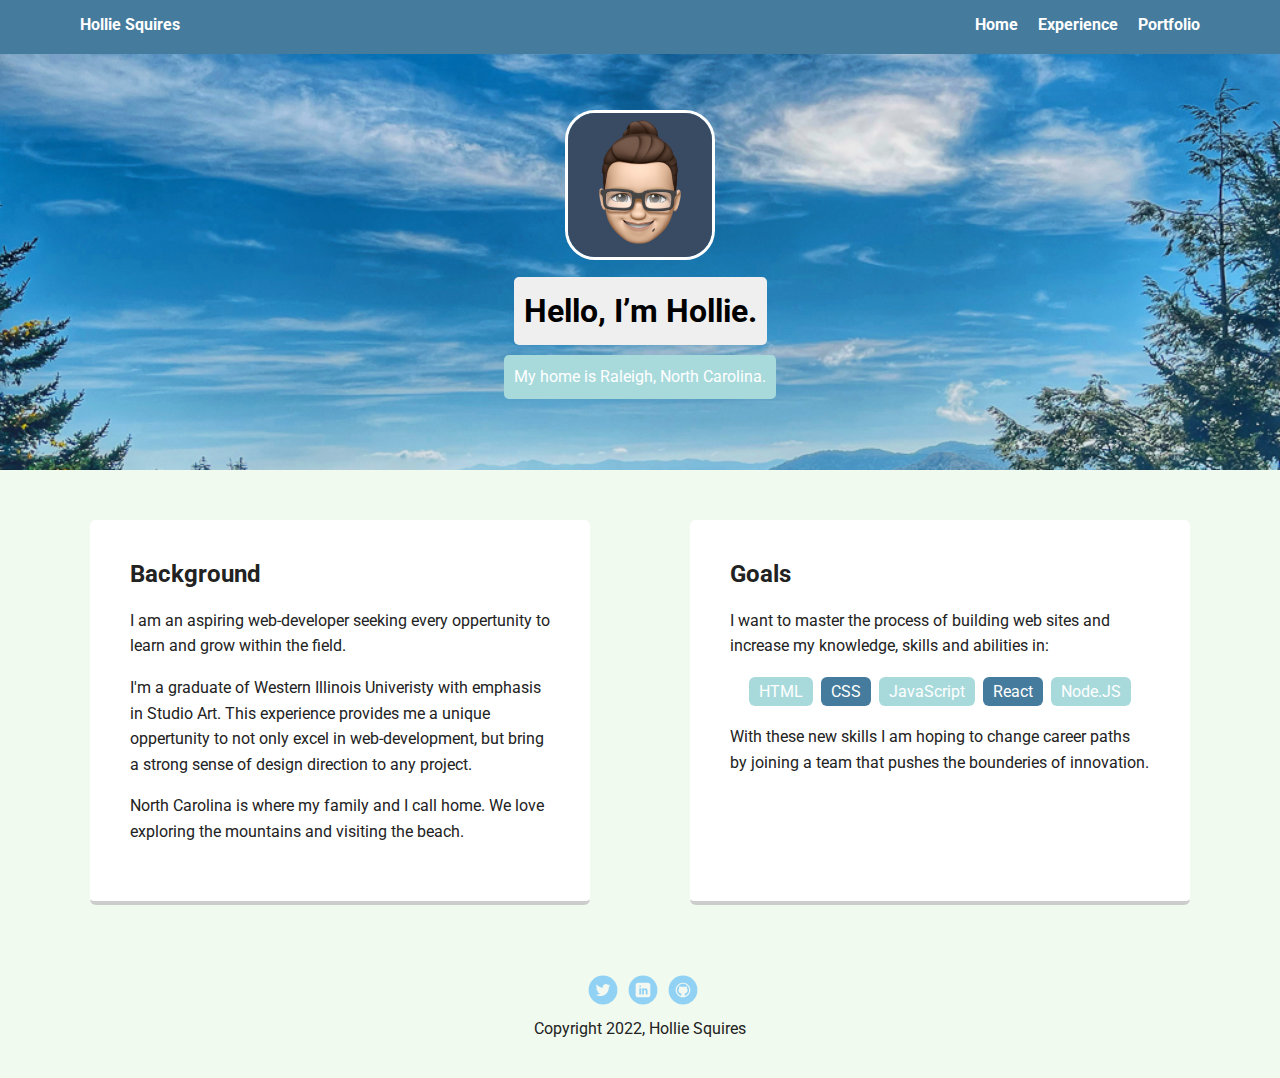
<file: index.html>
<!doctype html>
<html lang="en">
<head>
  <meta charset="utf-8">
  <title>Hollie Squires Profile</title>
  <meta name="viewport" content="width=device-width, initial-scale=1.0">
  <link rel="stylesheet" href="styles.css">
  <link href="https://fonts.googleapis.com/css?family=Muli%7CRoboto:400,300,500,700,900" rel="stylesheet"></head>
  <body>

    <nav class="main-nav">
        <ul class="nav">
          <li class="name"><a href="index.html">Hollie Squires</a></li>
          <li><a href="index.html">Home</a></li>
          <li><a href="experience.html">Experience</a></li>
          <li><a href="portfolio.html">Portfolio</a></li>
        </ul>
      </nav>

    <header>
      <img src="images/hollie.JPG" alt="Hollie Squires Profile Picture" class="profile-image">
      <h1 class="tag name">Hello, I’m Hollie.</h1>
      <p class="tag location">My home is Raleigh, North Carolina.</p>
    </header>

    <main class="flex">
      <section class="card">
        <h2>Background</h2>
        <p>I am an aspiring web-developer seeking every oppertunity to learn and grow within the field.</p>
        <p>I'm a graduate of Western Illinois Univeristy with emphasis in Studio Art.  This experience provides me a unique oppertunity to not only excel in web-development, but bring a strong sense of design direction to any project.</p>
        <p>North Carolina is where my family and I call home. We love exploring the mountains and visiting the beach.</p>
      </section> 

      <section class="card">
        <h2>Goals</h2>
        <p>I want to master the process of building web sites and increase my knowledge, skills and abilities in:</p>
        <ul class="skills">
          <li>HTML</li>
          <li>CSS</li>
          <li>JavaScript</li>
          <li>React</li>
          <li>Node.JS</li>
        </ul>
        <p>With these new skills I am hoping to change career paths by joining a team that pushes the bounderies of innovation.</p>
      </section> 

    </main>
    <footer>
      <ul>
        <li><a href="https://twitter.com/hlsquires" class="social twitter" target="_blank">Twitter</a></li>
        <li><a href="https://www.linkedin.com/in/hollie-squires-a659701ba/" class="social linkedin" target="_blank">LinkedIn</a></li>
        <li><a href="https://github.com/SquiresH" class="social github" target="_blank">Github</a></li>
      </ul>
      <p class="copyright">Copyright 2022, Hollie Squires</p>
    </footer>
  </body>
  </html>
</file>
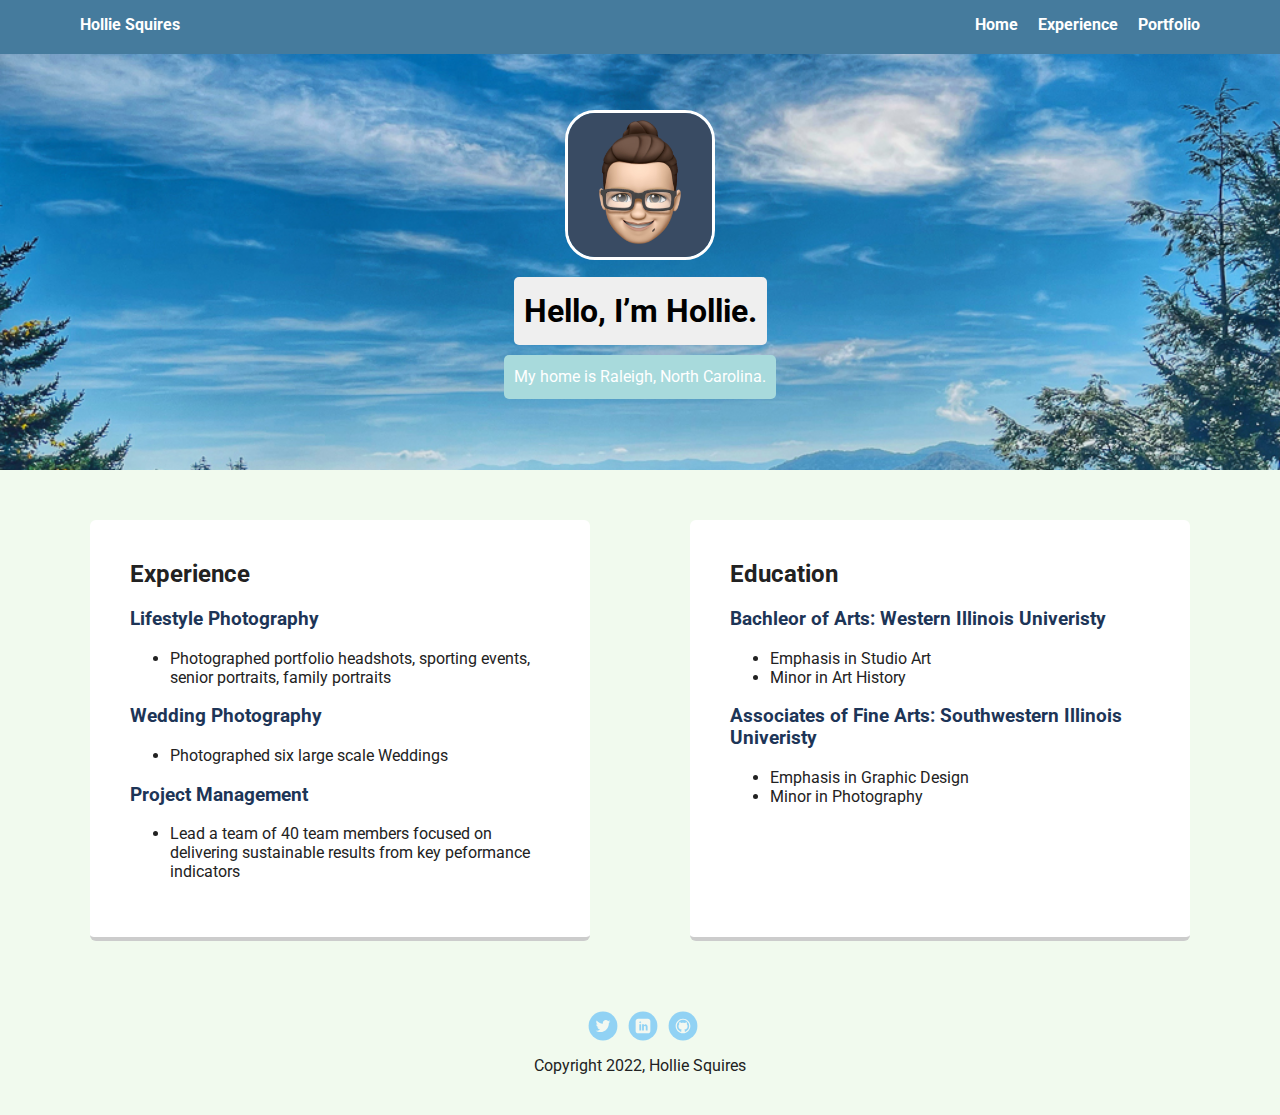
<file: experience.html>
<!doctype html>
<html lang="en">
<head>
  <meta charset="utf-8">
  <title>Hollie Squires Profile</title>
  <meta name="viewport" content="width=device-width, initial-scale=1.0">
  <link rel="stylesheet" href="styles.css">
  <link href="https://fonts.googleapis.com/css?family=Muli%7CRoboto:400,300,500,700,900" rel="stylesheet"></head>
  <body>

    <nav class="main-nav">
        <ul class="nav">
          <li class="name"><a href="index.html">Hollie Squires</a></li>
          <li><a href="index.html">Home</a></li>
          <li><a href="experience.html">Experience</a></li>
          <li><a href="portfolio.html">Portfolio</a></li>
        </ul>
      </nav>

    <header>
      <img src="images/hollie.JPG" alt="Hollie Squires Profile Picture" class="profile-image">
      <h1 class="tag name">Hello, I’m Hollie.</h1>
      <p class="tag location">My home is Raleigh, North Carolina.</p>
    </header>

    <main class="flex">
      <section class="card">
        <div class="experience">
        <h2>Experience</h2>
        
         <h3 class="exp-list">Lifestyle Photography</h3>
          <ul>
            <li>Photographed portfolio headshots, sporting events, senior portraits, family portraits</li>
          </ul>
          <h3 class="exp-list">Wedding Photography</h3>
          <ul>
            <li>Photographed six large scale Weddings</li>
          </ul>
          <h3 class="exp-list">Project Management</h3>
          <ul>
            <li>Lead a team of 40 team members focused on delivering sustainable results from key peformance indicators </li>
          </ul>
        
      </div>
      </section>

      <section class="card">
        <h2>Education</h2>
        <h3>Bachleor of Arts: Western Illinois Univeristy</h3>
        <ul>
          <li>Emphasis in Studio Art</li>
          <li>Minor in Art History</li>
        </ul>
      <h3>Associates of Fine Arts:  Southwestern Illinois Univeristy</h3>
        <ul>
          <li>Emphasis in Graphic Design</li>
          <li>Minor in Photography</li>
        </ul>
      </section> 

    </main>
    <footer>
      <ul>
        <li><a href="https://twitter.com/hlsquires" class="social twitter" target="_blank">Twitter</a></li>
        <li><a href="https://www.linkedin.com/in/hollie-squires-a659701ba/" class="social linkedin" target="_blank">LinkedIn</a></li>
        <li><a href="https://github.com/SquiresH" class="social github" target="_blank">Github</a></li>
      </ul>
      <p class="copyright">Copyright 2022, Hollie Squires</p>
    </footer>
  </body>
  </html>
</file>
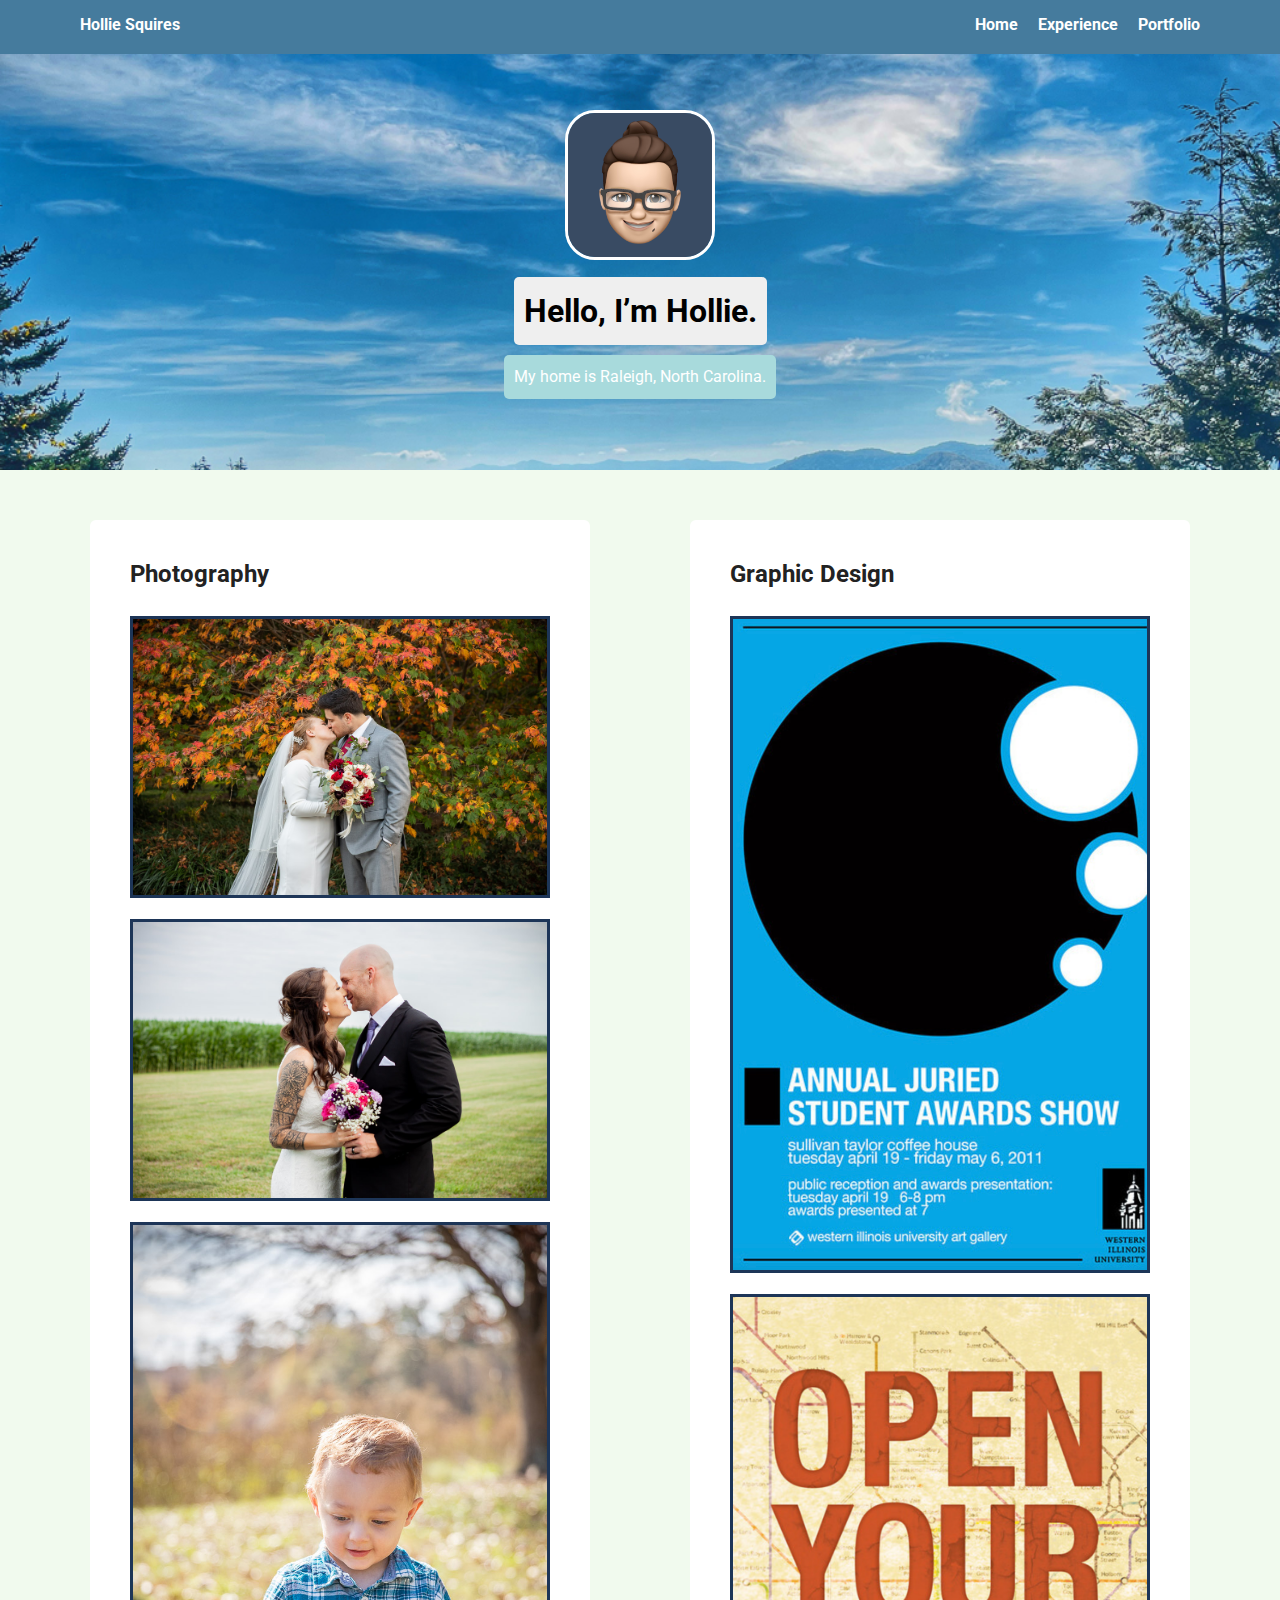
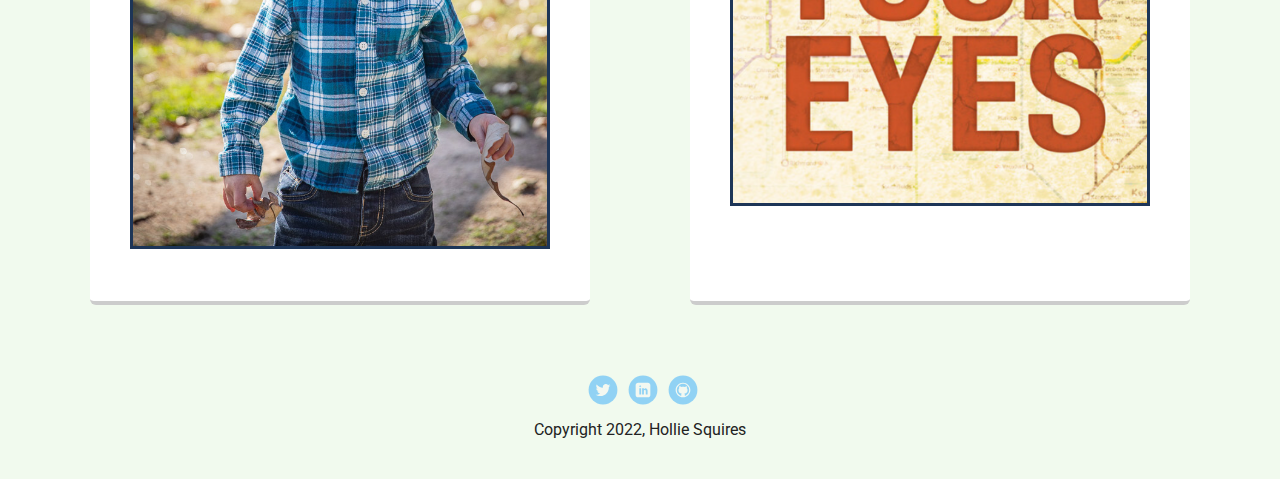
<file: portfolio.html>
<!doctype html>
<html lang="en">
<head>
  <meta charset="utf-8">
  <title>Hollie Squires Profile</title>
  <meta name="viewport" content="width=device-width, initial-scale=1.0">
  <link rel="stylesheet" href="styles.css">
  <link href="https://fonts.googleapis.com/css?family=Muli%7CRoboto:400,300,500,700,900" rel="stylesheet"></head>
  <body>

    <nav class="main-nav">
        <ul class="nav">
          <li class="name"><a href="index.html">Hollie Squires</a></li>
          <li><a href="index.html">Home</a></li>
          <li><a href="experience.html">Experience</a></li>
          <li><a href="portfolio.html">Portfolio</a></li>
        </ul>
      </nav>

    <header>
      <img src="images/hollie.JPG" alt="Hollie Squires Profile Picture" class="profile-image">
      <h1 class="tag name">Hello, I’m Hollie.</h1>
      <p class="tag location">My home is Raleigh, North Carolina.</p>
    </header>

    <main class="flex">
      <section class="card">
        <h2>Photography</h2>
        <img src="images/IMG_0945.jpg" alt="Wedding Photography" class="port-img"> 
        <img src="images/IMG_1497.jpg" alt="Wedding Photography" class="port-img">
      <img src="images/IMG_1781.jpg" alt="Portrait Photography" class="port-img">
      </section> 

      <section class="card">
        <h2>Graphic Design</h2>
        <img src="images/artshow.png" alt="Art Shot Poster" class="port-img">
        <img src="images/screenprint.png" alt="Screen Print" class="port-img">
      </section> 



    </main>
    <footer>
      <ul>
        <li><a href="https://twitter.com/hlsquires" class="social twitter" target="_blank">Twitter</a></li>
        <li><a href="https://www.linkedin.com/in/hollie-squires-a659701ba/" class="social linkedin" target="_blank">LinkedIn</a></li>
        <li><a href="https://github.com/SquiresH" class="social github" target="_blank">Github</a></li>
      </ul>
      <p class="copyright">Copyright 2022, Hollie Squires</p>
    </footer>
  </body>
  </html>
</file>
<file: styles.css>
/* Global Layout Set-up */
* {
  box-sizing: border-box;
}

body {
  margin: 0;
  padding: 0;
  text-align: center;
  font-family: "Roboto", sans-serif;
  color: #222;
  background: #f1faee;
}
/* Link Styles */

a {
  text-decoration: none;
  color: #fff;
}
a:hover {
  color: #3c6e71;
}

/* Section Styles */

.main-nav {
  width: 100%;
  background: #457b9d;
  min-height: 30px;
  padding: 10px;
  position: fixed;
  text-align: center;
}
.nav {
  display: flex;
  justify-content: space-around;
  font-weight: 700;
  list-style-type: none;
  margin: 0 auto;
  padding: 0;
}

.nav .name {
  display: block;
  margin-right: auto;
  color: #ffffff;
}
.nav li {
  padding: 5px 10px 10px 10px;
}
.nav a {
  transition: all 0.5s;
}

.nav a:hover {
  color: #1d3557;
  border: #f1faee 1px solid;
  border-radius: 15px;
  background-color: #f1faee;
  padding-left: 0.5rem;
  padding-right: 0.5rem;
}

header {
  text-align: center;
  background: url("images/ncmountains.jpg") no-repeat top center;
  background-size: cover;
  overflow: hidden;
  padding-top: 60px;
}
header {
  line-height: 1.5;
}
header .profile-image {
  margin-top: 50px;
  width: 150px;
  height: 150px;
  border-radius: 20%;
  border: 3px solid white;
  transition: all 0.5s;
}
header .profile-image:hover {
  transform: scale(1.1) rotate(360deg);
  opacity: 10%;
}
.tag {
  background-color: #efefef;
  color: black;
  padding: 10px;
  border-radius: 5px;
  display: table;
  margin: 10px auto;
}
.location {
  background-color: #a8dadc;
  color: #fff;
}
.card {
  margin: 30px;
  padding: 20px 40px 40px;
  max-width: 500px;
  text-align: left;
  background: #fff;
  border-bottom: 4px solid #ccc;
  border-radius: 6px;
  transition: all 0.5s;
}
.card:hover {
  border-color: #1d3557;
}

ul.skills {
  padding: 0;
  text-align: center;
}

.skills li {
  border-radius: 6px;
  display: inline-block;
  background: #457b9d;
  color: white;
  padding: 5px 10px;
  margin: 2px;
}

.skills li:nth-child(odd) {
  background: #a8dadc;
}

div .experience {
  line-height: 1.5em;
}

h3 {
  color: #1d3557;
  list-style-type: none;
  font-weight: bold;
}

.port-img {
  width: 100%;
  height: auto;
  border: solid #1d3557 3px;
  margin-block: 2%;
}

.port-img:hover {
  opacity: 10%;
}

footer .copyright {
  top: -8px;
  font-size: 0.75em;
}

footer ul {
  list-style-type: none;
  margin: 0;
  padding: 0;
}

footer ul li {
  display: inline-block;
}

a.social {
  display: inline-block;
  text-indent: -9999px;
  margin-left: 5px;
  width: 30px;
  height: 30px;
  background-size: 30px 30px;
  opacity: 0.4;
  transition: all 0.5s;
}
a.twitter {
  background-image: url(images/twitter.svg);
}
a.linkedin {
  background-image: url(images/linkedin.svg);
}
a.github {
  background-image: url(images/github.svg);
}
a.social:hover {
  opacity: 1;
}
.clearfix {
  clear: both;
}

/* Styles for larger screens */
@media screen and (min-width: 720px) {
  .flex {
    display: -ms-flexbox; /* TWEENER - IE 10 */
    display: flex;
    max-width: 1200px;
    -ms-flex-pack: distribute;
    justify-content: space-around;
    margin: 0 auto;
  }

  header {
    min-height: 470px;
  }

  .nav {
    max-width: 1200px;
    padding: 0 30px;
  }

  main {
    padding-top: 20px;
  }

  main p {
    line-height: 1.6em;
  }

  footer {
    font-size: 1.3em;
    max-width: 1200px;
    margin: 40px auto;
  }
}
</file>
